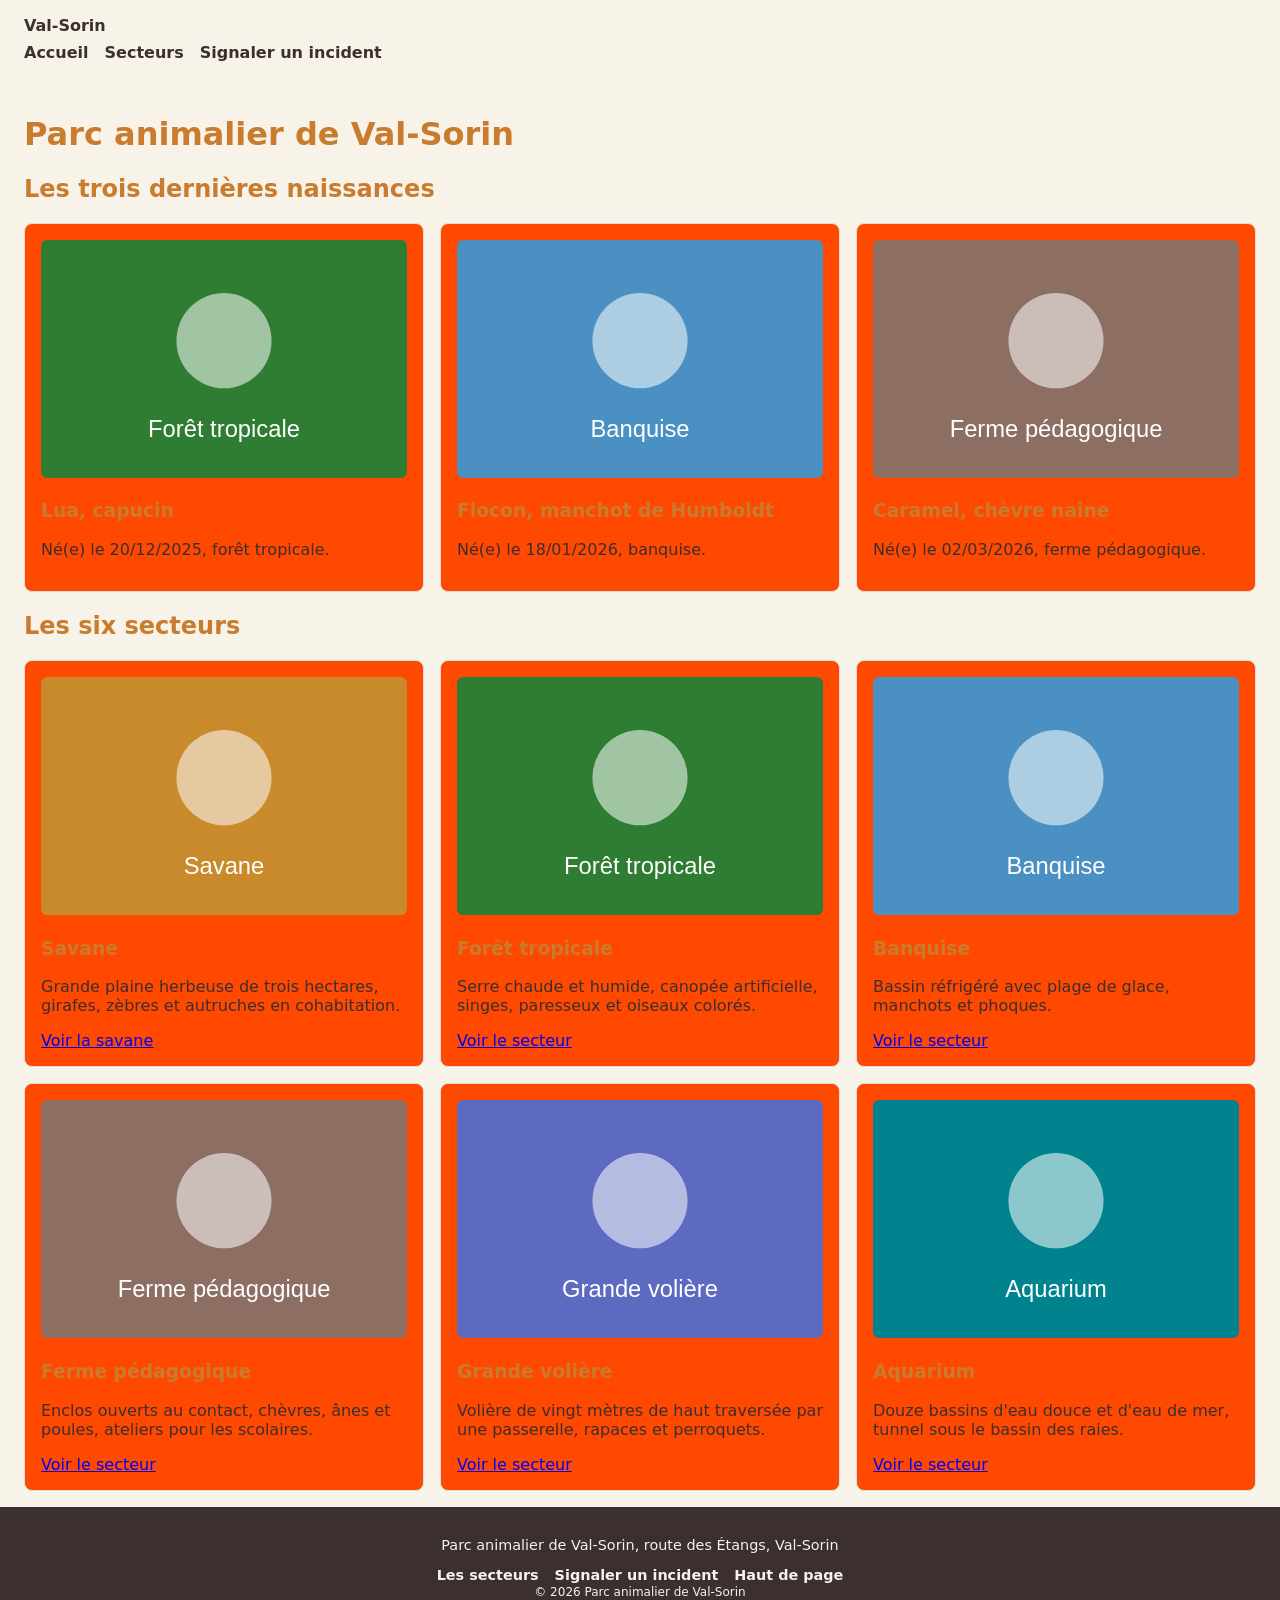
<file: index.html>
<!DOCTYPE html>
<html lang="fr">
<head>
  <meta charset="utf-8">
  <meta name="viewport" content="width=device-width, initial-scale=1">
  <title>Parc animalier de Val-Sorin</title>
  <!-- MODIF : version CSS, la page utilise css/site.css (plus de Bootstrap) -->
  <link rel="stylesheet" href="css/site.css">
</head>
<body>
  <!-- MODIF Sujet 4 : header avec id="haut" pour le lien "Haut de page" du footer -->
  <header id="haut">
    <strong>Val-Sorin</strong>
    <nav aria-label="Menu principal">
      <ul>
        <li><a href="index.html">Accueil</a></li>
        <li><a href="secteurs.html">Secteurs</a></li>
        <li><a href="ticket.html">Signaler un incident</a></li>
      </ul>
    </nav>
  </header>
 
  <main>
    <h1>Parc animalier de Val-Sorin</h1>
 
    <h2>Les trois dernières naissances</h2>
    <ul class="cartes">
      <li>
        <img src="images/tropicale.svg" alt="Forêt tropicale">
        <h3>Lua, capucin</h3>
        <p>Né(e) le 20/12/2025, forêt tropicale.</p>
      </li>
      <li>
        <img src="images/banquise.svg" alt="Banquise">
        <h3>Flocon, manchot de Humboldt</h3>
        <p>Né(e) le 18/01/2026, banquise.</p>
      </li>
      <li>
        <img src="images/ferme.svg" alt="Ferme pédagogique">
        <h3>Caramel, chèvre naine</h3>
        <p>Né(e) le 02/03/2026, ferme pédagogique.</p>
      </li>
    </ul>
 
    <h2>Les six secteurs</h2>
    <!-- MODIF : les cartes Bootstrap sont remplacées par la liste .cartes de site.css -->
    <ul class="cartes">
      <li>
        <img src="images/savane.svg" alt="Savane">
        <h3>Savane</h3>
        <p>Grande plaine herbeuse de trois hectares, girafes, zèbres et autruches en cohabitation.</p>
        <a href="secteur.html">Voir la savane</a>
      </li>
      <li>
        <img src="images/tropicale.svg" alt="Forêt tropicale">
        <h3>Forêt tropicale</h3>
        <p>Serre chaude et humide, canopée artificielle, singes, paresseux et oiseaux colorés.</p>
        <a href="secteurs.html#TRO">Voir le secteur</a>
      </li>
      <li>
        <img src="images/banquise.svg" alt="Banquise">
        <h3>Banquise</h3>
        <p>Bassin réfrigéré avec plage de glace, manchots et phoques.</p>
        <a href="secteurs.html#BAN">Voir le secteur</a>
      </li>
      <li>
        <img src="images/ferme.svg" alt="Ferme pédagogique">
        <h3>Ferme pédagogique</h3>
        <p>Enclos ouverts au contact, chèvres, ânes et poules, ateliers pour les scolaires.</p>
        <a href="secteurs.html#FER">Voir le secteur</a>
      </li>
      <li>
        <img src="images/voliere.svg" alt="Grande volière">
        <h3>Grande volière</h3>
        <p>Volière de vingt mètres de haut traversée par une passerelle, rapaces et perroquets.</p>
        <a href="secteurs.html#VOL">Voir le secteur</a>
      </li>
      <li>
        <img src="images/aquarium.svg" alt="Aquarium">
        <h3>Aquarium</h3>
        <p>Douze bassins d'eau douce et d'eau de mer, tunnel sous le bassin des raies.</p>
        <a href="secteurs.html#AQU">Voir le secteur</a>
      </li>
    </ul>
  </main>
  <footer>
    <p>Parc animalier de Val-Sorin, route des Étangs, Val-Sorin</p>
 
    <nav aria-label="Liens du pied de page">
      <ul>
        <li><a href="secteurs.html">Les secteurs</a></li>
        <li><a href="ticket.html">Signaler un incident</a></li>
        <li><a href="#haut">Haut de page</a></li>
      </ul>
    </nav>
    <small>© 2026 Parc animalier de Val-Sorin</small>
  </footer>
</body>
</html>
</file>
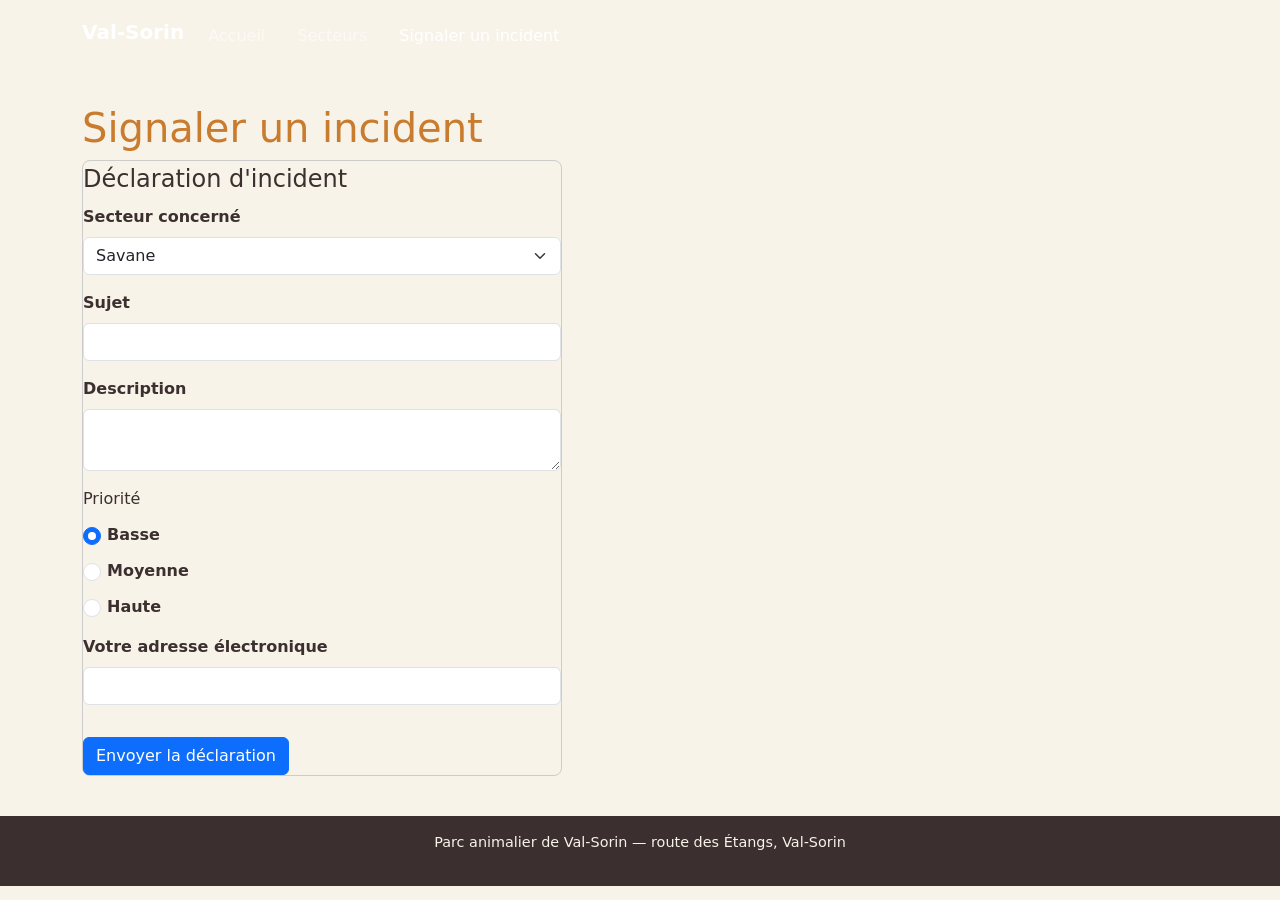
<file: ticket.html>
<!DOCTYPE html>
<html lang="fr">
<head>
  <meta charset="utf-8">
  <meta name="viewport" content="width=device-width, initial-scale=1">
  <title>Signaler un incident - Parc animalier de Val-Sorin</title>
  <link href="https://cdn.jsdelivr.net/npm/bootstrap@5.3.3/dist/css/bootstrap.min.css" rel="stylesheet">
  <link rel="stylesheet" href="css/site.css">
</head>
<body>
  <nav class="navbar navbar-expand-lg navbar-dark">
    <div class="container">
      <a class="navbar-brand" href="index.html">Val-Sorin</a>
      <button class="navbar-toggler" type="button" data-bs-toggle="collapse" data-bs-target="#menu">
        <span class="navbar-toggler-icon"></span>
      </button>
      <div class="collapse navbar-collapse" id="menu">
        <ul class="navbar-nav">
          <li class="nav-item"><a class="nav-link" href="index.html">Accueil</a></li>
          <li class="nav-item"><a class="nav-link" href="secteurs.html">Secteurs</a></li>
          <li class="nav-item"><a class="nav-link active" href="ticket.html">Signaler un incident</a></li>
        </ul>
      </div>
    </div>
  </nav>

  <main class="container my-4">
    <h1>Signaler un incident</h1>
    <form action="traiter_ticket.php" method="post" class="col-md-6">
      <fieldset>
        <legend>Déclaration d'incident</legend>

        <div class="mb-3">
          <label class="form-label" for="secteur">Secteur concerné</label>
          <select class="form-select" id="secteur" name="secteur" required>
            <option value="SAV">Savane</option>
            <option value="TRO">Forêt tropicale</option>
            <option value="BAN">Banquise</option>
            <option value="FER">Ferme pédagogique</option>
            <option value="VOL">Grande volière</option>
            <option value="AQU">Aquarium</option>
          </select>
        </div>

        <div class="mb-3">
          <label class="form-label" for="sujet">Sujet</label>
          <input class="form-control" id="sujet" name="sujet" type="text" maxlength="120" required>
        </div>

        <div class="mb-3">
          <label class="form-label" for="description">Description</label>
          <textarea class="form-control" id="description" name="description" required></textarea>
        </div>

        <div class="mb-3">
          <p class="form-label mb-1">Priorité</p>
          <div class="form-check">
            <input class="form-check-input" type="radio" id="p1" name="priorite" value="basse" checked>
            <label class="form-check-label" for="p1">Basse</label>
          </div>
          <div class="form-check">
            <input class="form-check-input" type="radio" id="p2" name="priorite" value="moyenne">
            <label class="form-check-label" for="p2">Moyenne</label>
          </div>
          <div class="form-check">
            <input class="form-check-input" type="radio" id="p3" name="priorite" value="haute">
            <label class="form-check-label" for="p3">Haute</label>
          </div>
        </div>

        <div class="mb-3">
          <label class="form-label" for="mel">Votre adresse électronique</label>
          <input class="form-control" id="mel" name="mel" type="email" required>
        </div>

        <button class="btn btn-primary" type="submit">Envoyer la déclaration</button>
      </fieldset>
    </form>
  </main>

  <footer class="text-center py-3">
    <p>Parc animalier de Val-Sorin — route des Étangs, Val-Sorin</p>
  </footer>

  <script src="https://cdn.jsdelivr.net/npm/bootstrap@5.3.3/dist/js/bootstrap.bundle.min.js"></script>
</body>
</html>
</file>
<file: css/site.css>
:root {
  --fond: #f7f3e9;
  --texte: #3b2f2f;
  --accent: #c97b2e;
  --police: "Segoe UI", system-ui, sans-serif;
}

body {
  font-family: var(--police);
  color: var(--texte);
  background: var(--fond);
  margin: 0;
}
header, main, footer {
  padding: 1rem 1.5rem;
}
h1, h2, h3 {
  color: var(--accent);
}
footer {
  text-align: center;
  font-size: 0.9rem;
  background-color: var(--texte);
  color: var(--fond);
  padding: 1rem;
}
nav ul {
  display: flex;
  flex-wrap: wrap;
  gap: 1rem;
  list-style: none;
  padding: 0;
  margin: 0.5rem 0 0;
}
nav a {
  color: var(--texte);
  text-decoration: none;
  font-weight: bold;
}
nav a:hover {
  text-decoration: underline;
}
.cartes {
  display: grid;
  grid-template-columns: 1fr;
  gap: 1rem;
  list-style: none;
  padding: 0;
  margin: 0;
}
@media (min-width: 768px) {
  .cartes {
    grid-template-columns: repeat(3, 1fr);
  }
}
.cartes li,
.cartes article {
  background: rgb(255, 72, 0);
  border: 1px solid #ddd;
  border-radius: 0.5rem;
  padding: 1rem;
  transition: transform 0.2s;
}
.cartes li:hover,
.cartes article:hover {
  transform: scale(1.02);
}
.cartes img {
  max-width: 100%;
  border-radius: 0.4rem;
}
.en-soins {
  border: 2px solid var(--accent);
  background: #fff6ec;
}
table {
  border-collapse: collapse;
  width: 100%;
}
caption {
  text-align: left;
  font-weight: bold;
  margin-bottom: 0.5rem;
}
th {
  background: var(--accent);
  color: white;
  text-align: left;
  padding: 0.5rem;
}
td {
  padding: 0.5rem;
  border-bottom: 1px solid #ddd;
}
tbody tr:nth-child(even) {
  background: #f0ece0;
}
label {
  display: block;
  margin-top: 0.75rem;
  font-weight: bold;
}
input, select, textarea {
  width: 100%;
  padding: 0.5rem;
  box-sizing: border-box;
  font-family: inherit;
  margin-top: 0.25rem;
}
textarea {
  min-height: 6rem;
}
input:focus, select:focus, textarea:focus {
  outline: 3px solid var(--accent);
}
fieldset {
  border: 1px solid #ccc;
  border-radius: 0.5rem;
  max-width: 30rem;
}
button {
  margin-top: 1rem;
  background: var(--accent);
  color: white;
  border: none;
  padding: 0.6rem 1.2rem;
  border-radius: 0.4rem;
  cursor: pointer;
  font-size: 1rem;
}
button:hover {
  opacity: 0.9;
}
/*AJOUT Sujet 4 : Le pied de page*/
footer ul {
  list-style: none;
  padding: 0;
  justify-content: center;
}
footer a {
  color: var(--fond);
  text-decoration: none;
}
footer  {
  color: var(--fond);
  text-decoration: none;
footer a:hover {
  text-decoration: underline;
}
@media (min-width: 768px) {
  footer {
    display: flex;
    justify-content: space-between;
    align-items: center;
  }
  footer p,
  footer ul {
    margin: 0;
  }
}
</file>
